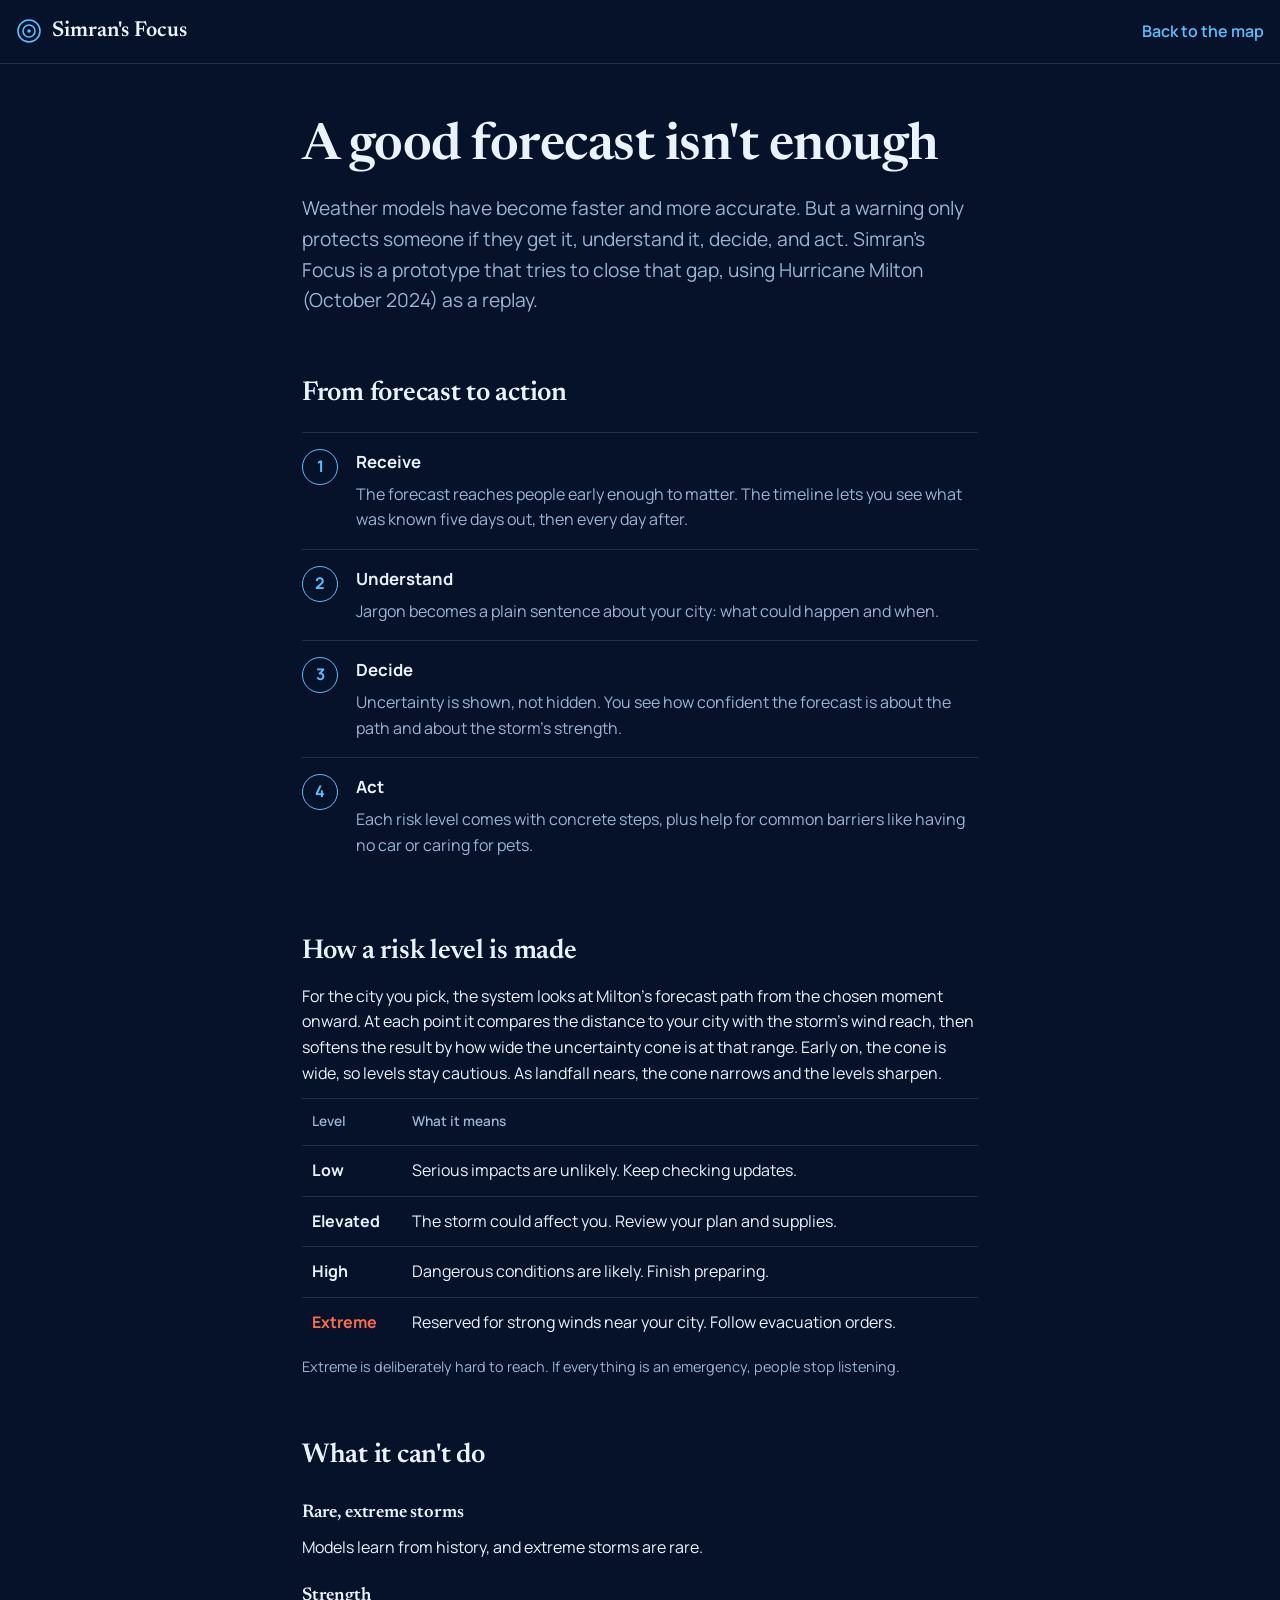
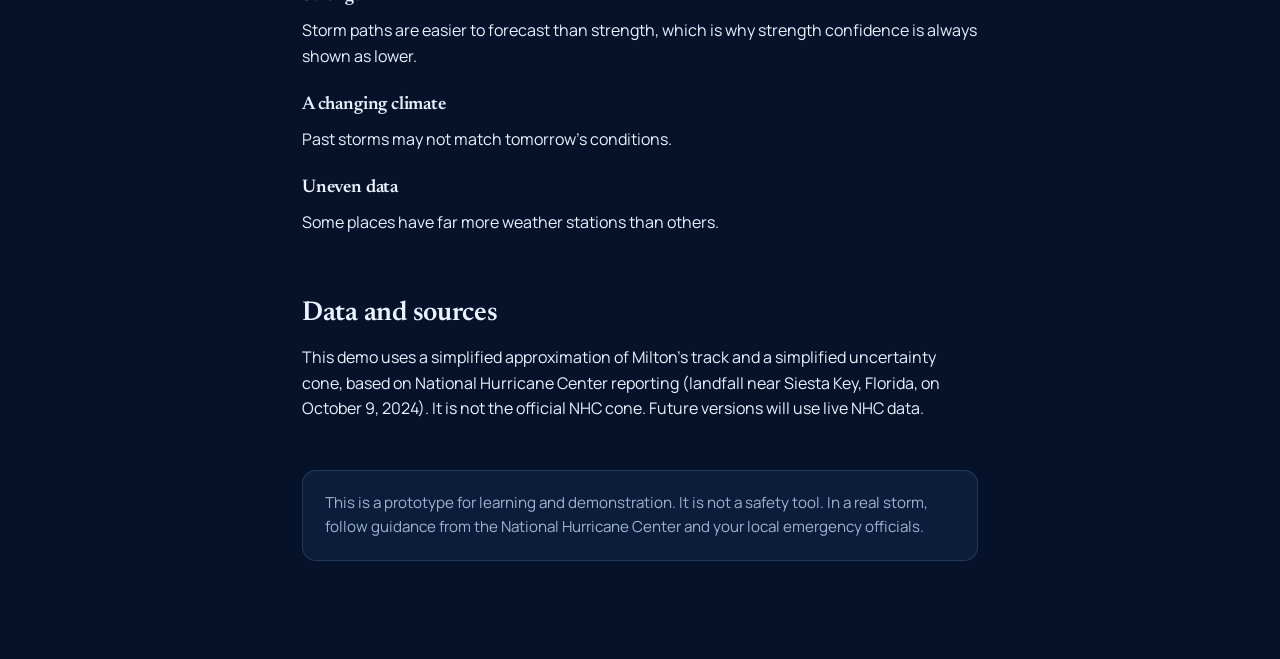
<file: about.html>
<!DOCTYPE html>
<html lang="en">
<head>
<meta charset="utf-8">
<meta name="viewport" content="width=device-width, initial-scale=1">
<title>How it works · Simran's Focus</title>
<link rel="preconnect" href="https://fonts.googleapis.com">
<link rel="preconnect" href="https://fonts.gstatic.com" crossorigin>
<link href="https://fonts.googleapis.com/css2?family=Manrope:wght@400;500;600;700&family=Newsreader:opsz,wght@6..72,500;6..72,600&display=swap" rel="stylesheet">
<link rel="stylesheet" href="style.css">
</head>
<body class="doc">
<header class="bar">
  <a class="brand" href="index.html"><svg width="26" height="26" viewBox="0 0 26 26" fill="none" stroke="currentColor" stroke-width="1.6" aria-hidden="true"><circle cx="13" cy="13" r="11"/><circle cx="13" cy="13" r="6"/><circle cx="13" cy="13" r="1.8" fill="currentColor" stroke="none"/></svg>Simran's Focus</a>
  <a class="back" href="index.html">Back to the map</a>
</header>
<article>
  <h1>A good forecast isn't enough</h1>
  <p class="lede">Weather models have become faster and more accurate. But a warning only protects someone if they get it, understand it, decide, and act. Simran's Focus is a prototype that tries to close that gap, using Hurricane Milton (October 2024) as a replay.</p>

  <h2>From forecast to action</h2>
  <ol class="steps">
    <li><b>Receive</b><span>The forecast reaches people early enough to matter. The timeline lets you see what was known five days out, then every day after.</span></li>
    <li><b>Understand</b><span>Jargon becomes a plain sentence about your city: what could happen and when.</span></li>
    <li><b>Decide</b><span>Uncertainty is shown, not hidden. You see how confident the forecast is about the path and about the storm's strength.</span></li>
    <li><b>Act</b><span>Each risk level comes with concrete steps, plus help for common barriers like having no car or caring for pets.</span></li>
  </ol>

  <h2>How a risk level is made</h2>
  <p>For the city you pick, the system looks at Milton's forecast path from the chosen moment onward. At each point it compares the distance to your city with the storm's wind reach, then softens the result by how wide the uncertainty cone is at that range. Early on, the cone is wide, so levels stay cautious. As landfall nears, the cone narrows and the levels sharpen.</p>
  <table>
    <tr><th>Level</th><th>What it means</th></tr>
    <tr><td>Low</td><td>Serious impacts are unlikely. Keep checking updates.</td></tr>
    <tr><td>Elevated</td><td>The storm could affect you. Review your plan and supplies.</td></tr>
    <tr><td>High</td><td>Dangerous conditions are likely. Finish preparing.</td></tr>
    <tr class="hot"><td>Extreme</td><td>Reserved for strong winds near your city. Follow evacuation orders.</td></tr>
  </table>
  <p class="k" style="color:var(--mute)">Extreme is deliberately hard to reach. If everything is an emergency, people stop listening.</p>

  <h2>What it can't do</h2>
  <h3>Rare, extreme storms</h3><p>Models learn from history, and extreme storms are rare.</p>
  <h3>Strength</h3><p>Storm paths are easier to forecast than strength, which is why strength confidence is always shown as lower.</p>
  <h3>A changing climate</h3><p>Past storms may not match tomorrow's conditions.</p>
  <h3>Uneven data</h3><p>Some places have far more weather stations than others.</p>

  <h2>Data and sources</h2>
  <p>This demo uses a simplified approximation of Milton's track and a simplified uncertainty cone, based on National Hurricane Center reporting (landfall near Siesta Key, Florida, on October 9, 2024). It is not the official NHC cone. Future versions will use live NHC data.</p>

  <p class="callout">This is a prototype for learning and demonstration. It is not a safety tool. In a real storm, follow guidance from the National Hurricane Center and your local emergency officials.</p>
</article>
</body>
</html>
</file>
<file: style.css>
:root{--bg:#06122a;--panel:#0b1d40;--blue:#5bc0ff;--coral:#ff6b4a;--text:#eaf2ff;--mute:#9db3d4;--line:rgba(140,180,255,.18)}
*{box-sizing:border-box}
html,body{height:100%;margin:0}
body{background:var(--bg);color:var(--text);font:16px/1.6 Manrope,system-ui,sans-serif;-webkit-font-smoothing:antialiased}
h1,h2,h3{font-family:Newsreader,Georgia,serif;font-weight:600;margin:0;letter-spacing:-.01em}
p{margin:.5rem 0}a{color:var(--blue)}
button{font:inherit;color:inherit;cursor:pointer}
:focus-visible{outline:2px solid var(--blue);outline-offset:2px}

/* top bar */
.bar{position:fixed;inset:0 0 auto 0;z-index:900;height:64px;display:flex;align-items:center;gap:14px;padding:0 16px;background:linear-gradient(var(--bg) 55%,rgba(6,18,42,0))}
.brand{display:flex;align-items:center;gap:10px;color:var(--text);text-decoration:none;font-family:Newsreader,serif;font-size:1.35rem;font-weight:600}
.brand svg{color:var(--blue)}
.tag{margin:0 0 0 auto;color:var(--mute);font-size:.88rem}
#menuBtn{width:44px;height:44px;border-radius:12px;border:1px solid var(--line);background:rgba(11,29,64,.85);display:grid;place-content:center;gap:5px}
#menuBtn span{width:18px;height:2px;background:var(--text);border-radius:2px}

/* map */
#map{position:fixed;inset:0;background:var(--bg)}
.leaflet-tile-pane{filter:sepia(.9) hue-rotate(175deg) saturate(1.7) brightness(.85)}
.osm-dark{filter:invert(1) grayscale(1) contrast(.9)}
.leaflet-container{background:var(--bg);font-family:inherit}
.leaflet-control-attribution{background:rgba(6,18,42,.7)!important;color:var(--mute)!important;font-size:10px}
.leaflet-control-attribution a{color:var(--mute)!important}
.leaflet-bar a{background:var(--panel);color:var(--text);border-color:var(--line)}
.ct{background:var(--panel);border:1px solid var(--line);color:var(--text);font:600 13px Manrope,sans-serif;border-radius:8px;box-shadow:none;padding:4px 9px}
.ct:before{display:none}
.ct.hi{border-color:var(--coral)}

/* drawer */
#drawer{position:fixed;inset:0 auto 0 0;width:min(330px,88vw);z-index:1300;background:var(--panel);border-right:1px solid var(--line);padding:84px 20px 20px;transform:translateX(-102%);transition:transform .25s;overflow:auto}
#drawer.open{transform:none}
#drawer h2{font-family:Manrope,sans-serif;font-size:.8rem;font-weight:600;color:var(--mute);margin:22px 0 8px}
#drawer .item,#cities button{display:block;width:100%;text-align:left;text-decoration:none;color:var(--text);background:none;border:0;border-bottom:1px solid var(--line);padding:13px 4px;font-weight:500}
#cities button.sel{color:var(--blue);font-weight:700}
#cities button.sel:after{content:"  ●";font-size:.6rem}
.note{color:var(--mute);font-size:.82rem;margin-top:26px}
#scrim{position:fixed;inset:0;background:rgba(2,8,20,.6);z-index:1200;display:none}
#scrim.on{display:block}
#menuBtn{position:relative;z-index:1400}

/* side panel */
#panel{position:fixed;top:0;right:0;bottom:0;width:min(430px,100%);z-index:1100;background:var(--panel);border-left:1px solid var(--line);padding:76px 28px 28px;overflow:auto;transform:translateX(102%);transition:transform .25s}
#panel.open{transform:none}
#panel section{display:none}#panel section.on{display:block}
.x{position:absolute;top:14px;right:14px;width:42px;height:42px;border-radius:12px;border:1px solid var(--line);background:none;font-size:1.7rem;line-height:1}
.k{color:var(--mute);font-size:.9rem}
.lvlname{display:flex;align-items:center;gap:12px;font-family:Newsreader,serif;font-size:2.4rem;line-height:1.1;margin-top:4px}
.lvl{display:flex;gap:5px;margin:14px 0 6px}
.lvl i{flex:1;height:6px;border-radius:3px;background:var(--line)}
.lvl i.f{background:var(--blue)}
.lvl.hot i.f{background:var(--coral)}
.warn{font-size:1.12rem;line-height:1.55;margin:20px 0;padding:16px 18px;border-radius:14px;background:rgba(91,192,255,.09);border:1px solid var(--line)}
#panel h3{font-size:1.15rem;margin:22px 0 4px}
ul{padding-left:1.1rem;margin:.5rem 0}li{margin:.5rem 0}
details{border-top:1px solid var(--line);margin-top:22px;padding-top:12px}summary{cursor:pointer;font-weight:600}

/* timeline */
.tl{position:fixed;left:50%;bottom:18px;transform:translateX(-50%);width:min(860px,calc(100% - 24px));z-index:800;background:rgba(11,29,64,.94);border:1px solid var(--line);border-radius:18px;padding:16px 22px 12px;transition:left .25s}
.tl-top{display:flex;justify-content:space-between;align-items:baseline;gap:12px;flex-wrap:wrap}
#when{font-family:Newsreader,serif;font-size:1.35rem;font-weight:600}
#lead{color:var(--blue);font-weight:600;font-size:.92rem}
#slider{width:100%;margin:12px 0 4px;-webkit-appearance:none;appearance:none;height:6px;border-radius:3px;background:var(--line)}
#slider::-webkit-slider-thumb{-webkit-appearance:none;width:24px;height:24px;border-radius:50%;background:var(--blue);border:4px solid var(--bg);box-shadow:0 0 0 2px var(--blue)}
#slider::-moz-range-thumb{width:16px;height:16px;border-radius:50%;background:var(--blue);border:4px solid var(--bg);box-shadow:0 0 0 2px var(--blue)}
.ends{display:flex;justify-content:space-between;color:var(--mute);font-size:.78rem}
@media(min-width:900px){body.pop .tl{left:calc(50% - 215px)}}
@media(max-width:640px){.tag{display:none}.lvlname{font-size:2rem}.ends span:nth-child(n+2):nth-child(-n+5){display:none}}
@media(prefers-reduced-motion:reduce){#drawer,#panel,.tl{transition:none}}

/* about page */
.doc .bar{position:sticky;background:var(--bg);border-bottom:1px solid var(--line)}
.back{margin-left:auto;text-decoration:none;font-weight:600}
article{max-width:720px;margin:0 auto;padding:56px 22px 90px}
article h1{font-size:clamp(2.2rem,5vw,3.2rem);line-height:1.08;margin-bottom:18px}
article .lede{font-size:1.2rem;color:var(--mute)}
article h2{font-size:1.7rem;margin:56px 0 10px}
article h3{font-size:1.15rem;margin:20px 0 2px}
.steps{list-style:none;padding:0;counter-reset:s}
.steps li{counter-increment:s;display:grid;grid-template-columns:40px 1fr;gap:6px 14px;padding:16px 0;border-top:1px solid var(--line);margin:0}
.steps li:before{content:counter(s);width:34px;height:34px;border-radius:50%;border:1px solid var(--blue);color:var(--blue);display:grid;place-items:center;font-weight:700;grid-row:span 2}
.steps b{font-size:1.05rem}.steps span{color:var(--mute)}
table{width:100%;border-collapse:collapse;margin-top:12px}
th,td{text-align:left;padding:12px 10px;border-top:1px solid var(--line);vertical-align:top}
th{color:var(--mute);font-weight:600;font-size:.85rem}
td:first-child{font-weight:700;white-space:nowrap}
.hot td:first-child{color:var(--coral)}
.callout{margin-top:48px;padding:20px 22px;border-radius:14px;border:1px solid var(--line);background:rgba(91,192,255,.07);color:var(--mute);font-size:.95rem}
</file>
